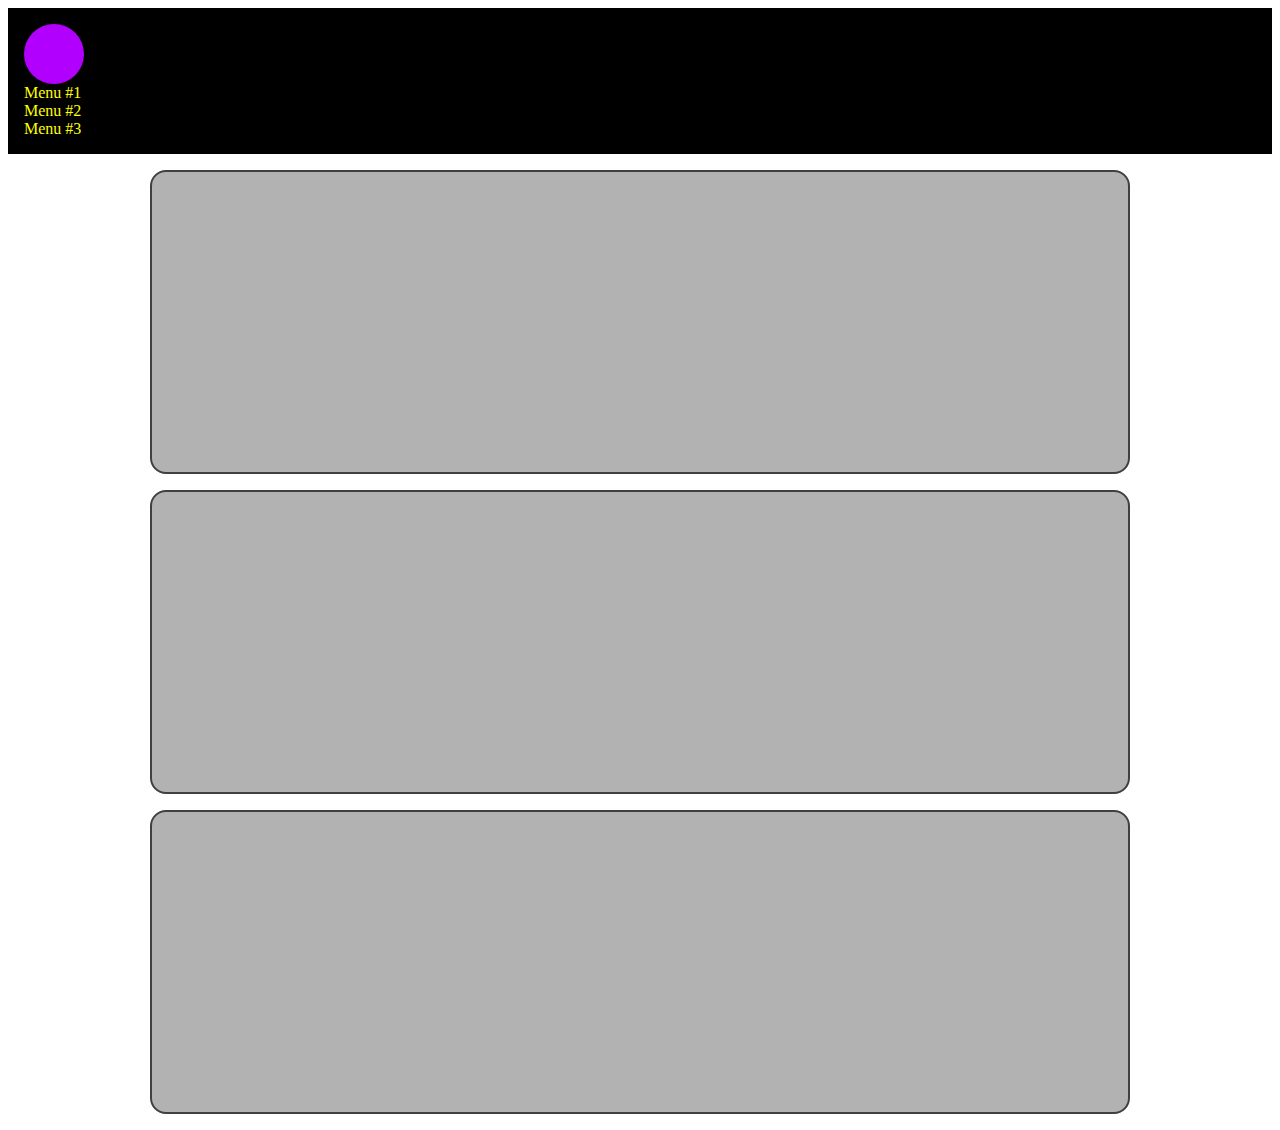
<file: experimentfile.html>
<!DOCTYPE html>
<html lang="en">
  <head>
    <meta charset="UTF-8" />
    <meta name="viewport" content="width=device-width, initial-scale=1.0" />
    <title>Flexbox Demonstration</title>
    <style>
      <!--
        adjust
        these
        styles
        to
        use
        flexbox
        and
        experiment
        with
        various
        property
        values
        --
        > body {
        margin: 0;
        font-family: sans-serif;
        font-size: 18px;
      }
      header {
        background: black;
        padding: 1em;
      }
      #logo {
        width: 60px;
        height: 60px;
        border-radius: 50%;
        background: #b200ff;
      }
      .menu {
        list-style: none;
        padding: 0;
        margin: 0;
        color: yellow;
      }
      main {
        max-width: 80%;
        margin: 1em auto;
      }
      .box {
        border-radius: 1em;
        min-width: 300px;
        min-height: 300px;
        border: 2px solid #404040;
        background: #b2b2b2;
        margin: 1em;
      }
    </style>
  </head>
  <body>
    <header>
      <!-- flex container #1 -->
      <div id="logo"></div>
      <nav id="main-menu">
        <ul class="menu">
          <!-- flex container #2-->
          <li>Menu #1</li>
          <li>Menu #2</li>
          <li>Menu #3</li>
        </ul>
      </nav>
    </header>
    <main>
      <section id="boxes">
        <!-- flex container #3 -->
        <div class="box"></div>
        <div class="box"></div>
        <div class="box"></div>
      </section>
    </main>
  </body>
</html>
<!-- this CodePen also demonstrates flexbox properties and usage: https://codepen.io/chriscoyier/pen/kNZRER -->
</file>
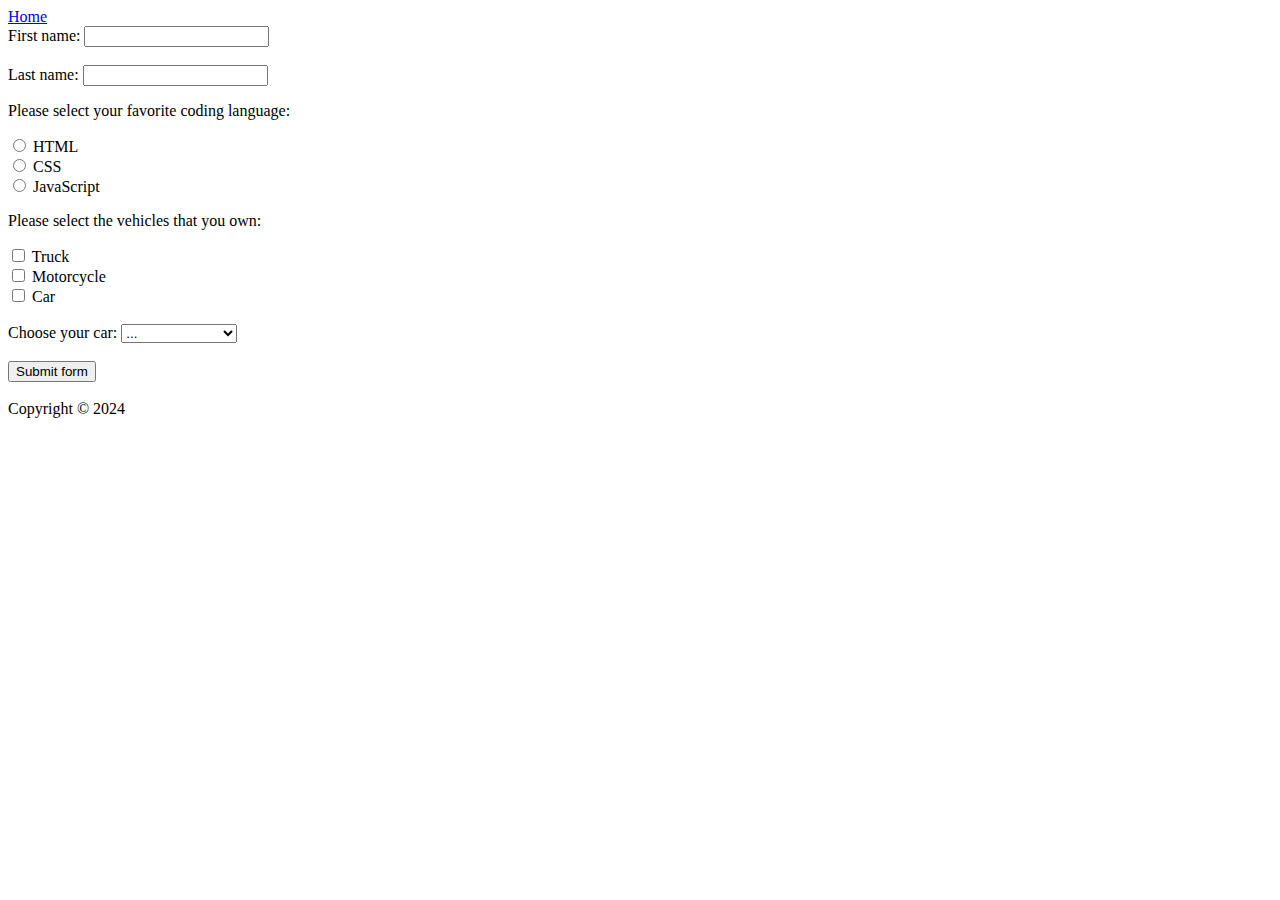
<file: form.html>
<!DOCTYPE html>
<html lang="en">
  <head>
    <meta charset="UTF-8" />
    <meta name="viewport" content="width=device-width, initial-scale=1.0" />
    <title>Document</title>
  </head>
  <body>
    <nav>
      <a href="/Module2/index.html">Home</a>
    </nav>
    <form method="post" action="http://127.0.0.1:5500/form">
      <div>
        <label for="fname">First name:</label>
        <input type="text" id="fname" name="fname" />
      </div>
      <br />
      <div>
        <label for="lname">Last name:</label>
        <input type="text" id="lname" name="lname" />
      </div>
      <div>
        <p>Please select your favorite coding language:</p>
        <input type="radio" id="html" name="fav_language" value="HTML" />
        <label id="html">HTML</label> <br />
        <input type="radio" id="css" name="fav_language" value="CSS" />
        <label id="CSS">CSS</label> <br />
        <input
          type="radio"
          id="javascript"
          name="fav_language"
          value="JavaScript"
        />
        <label id="javascript">JavaScript</label>
      </div>
      <div>
        <p>Please select the vehicles that you own:</p>
        <input type="checkbox" id="vehicle1" name="vehicle1" value="Truck" />
        <label for="vehicle1">Truck</label> <br />
        <input
          type="checkbox"
          id="vehicle2"
          name="vehicle2"
          value="Motorcycle"
        />
        <label for="vehicle2">Motorcycle</label> <br />
        <input type="checkbox" id="vehicle2" name="vehicle3" value="Car" />
        <label for="vehicle3">Car</label>
      </div>
      <br />
      <div>
        <label for="cars">Choose your car:</label>
        <select name="cars" id="cars">
          <option value="default">...</option>
          <option value="toyota">Toyota</option>
          <option value="ford">Ford</option>
          <option value="chevrolet">Chevrolet</option>
          <option value="honda">Honda</option>
          <option value="hyundai">Hyundai</option>
          <option value="kia">Kia</option>
          <option value="jeep">Jeep</option>
          <option value="nissan">Nissan</option>
          <option value="subaru">Subaru</option>
          <option value="ram">Ram</option>
          <option value="gmc">GMC</option>
          <option value="mercedes">Mercedes-Benz</option>
          <option value="bmw">BMW</option>
          <option value="lexus">Lexus</option>
        </select>
      </div>
      <br />
      <button type="submit">Submit form</button>
    </form>
    <br />
    <footer>Copyright &copy; 2024</footer>
  </body>
</html>
</file>
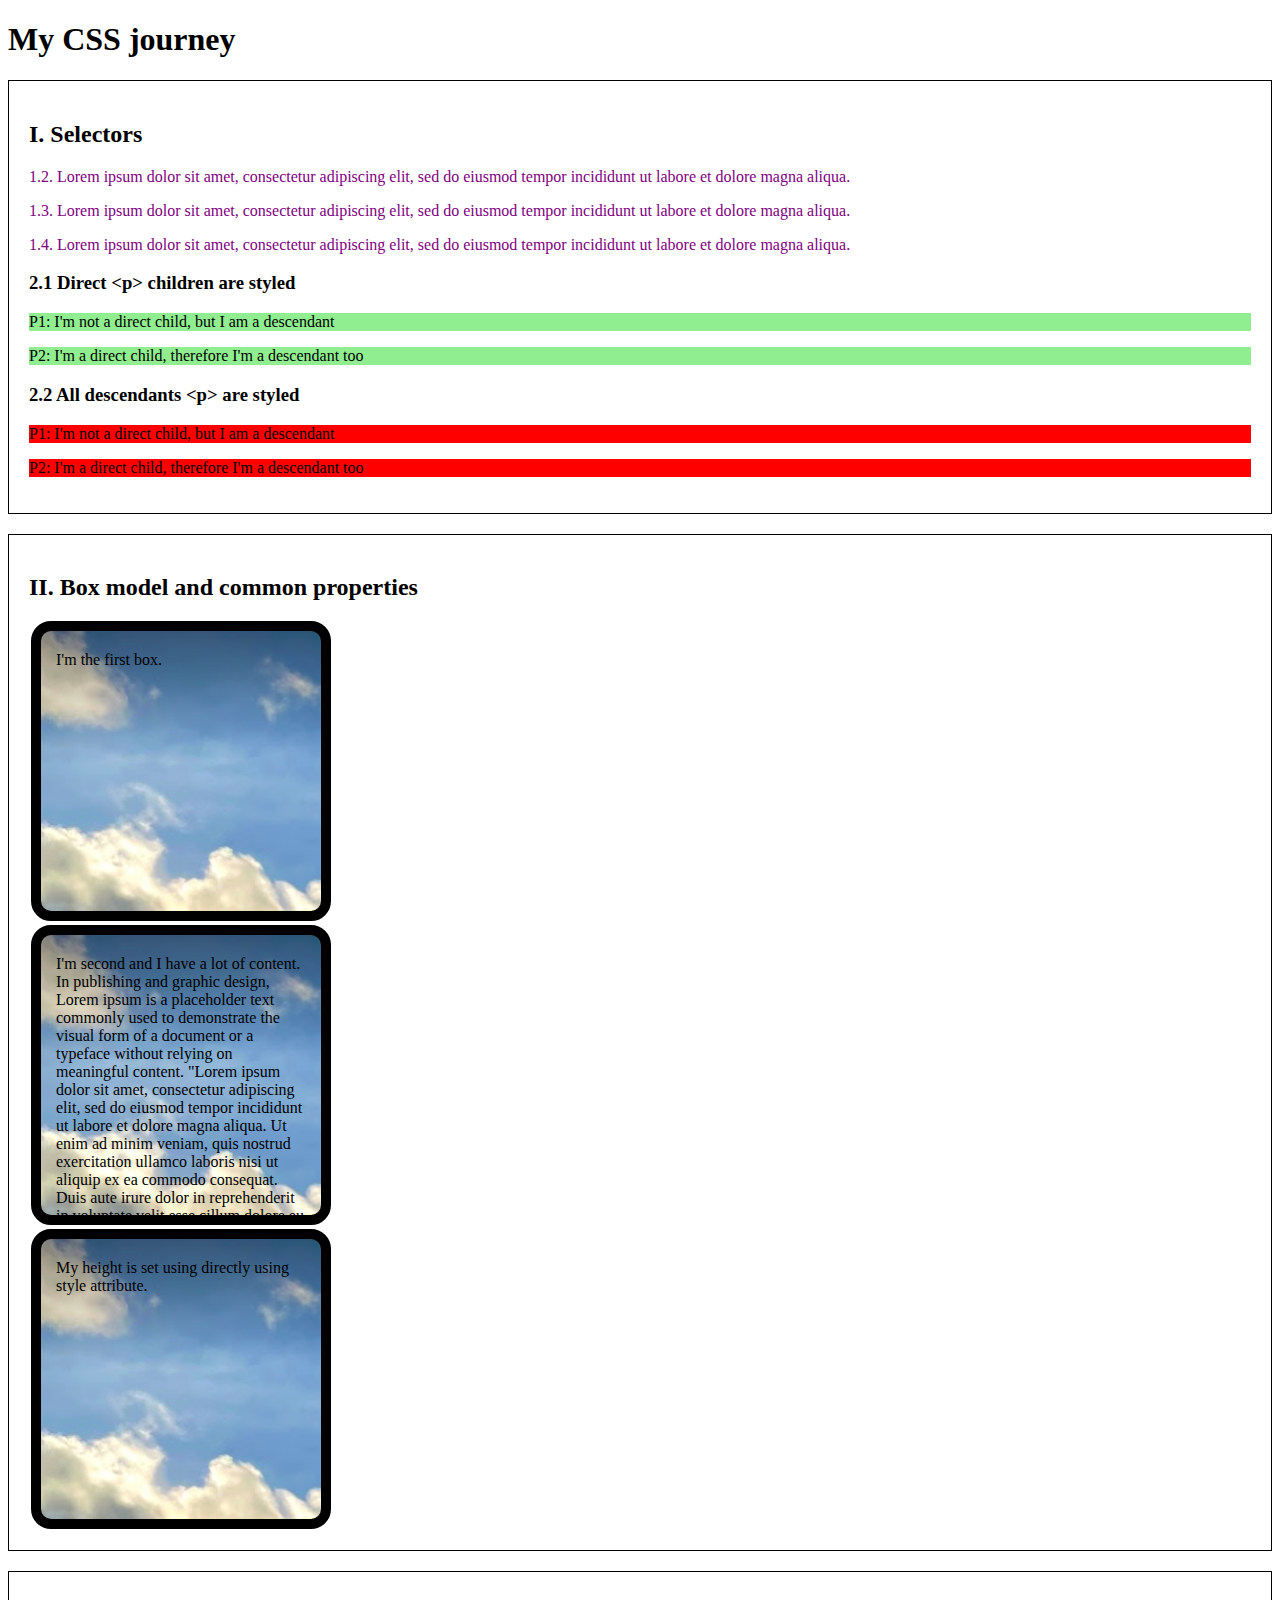
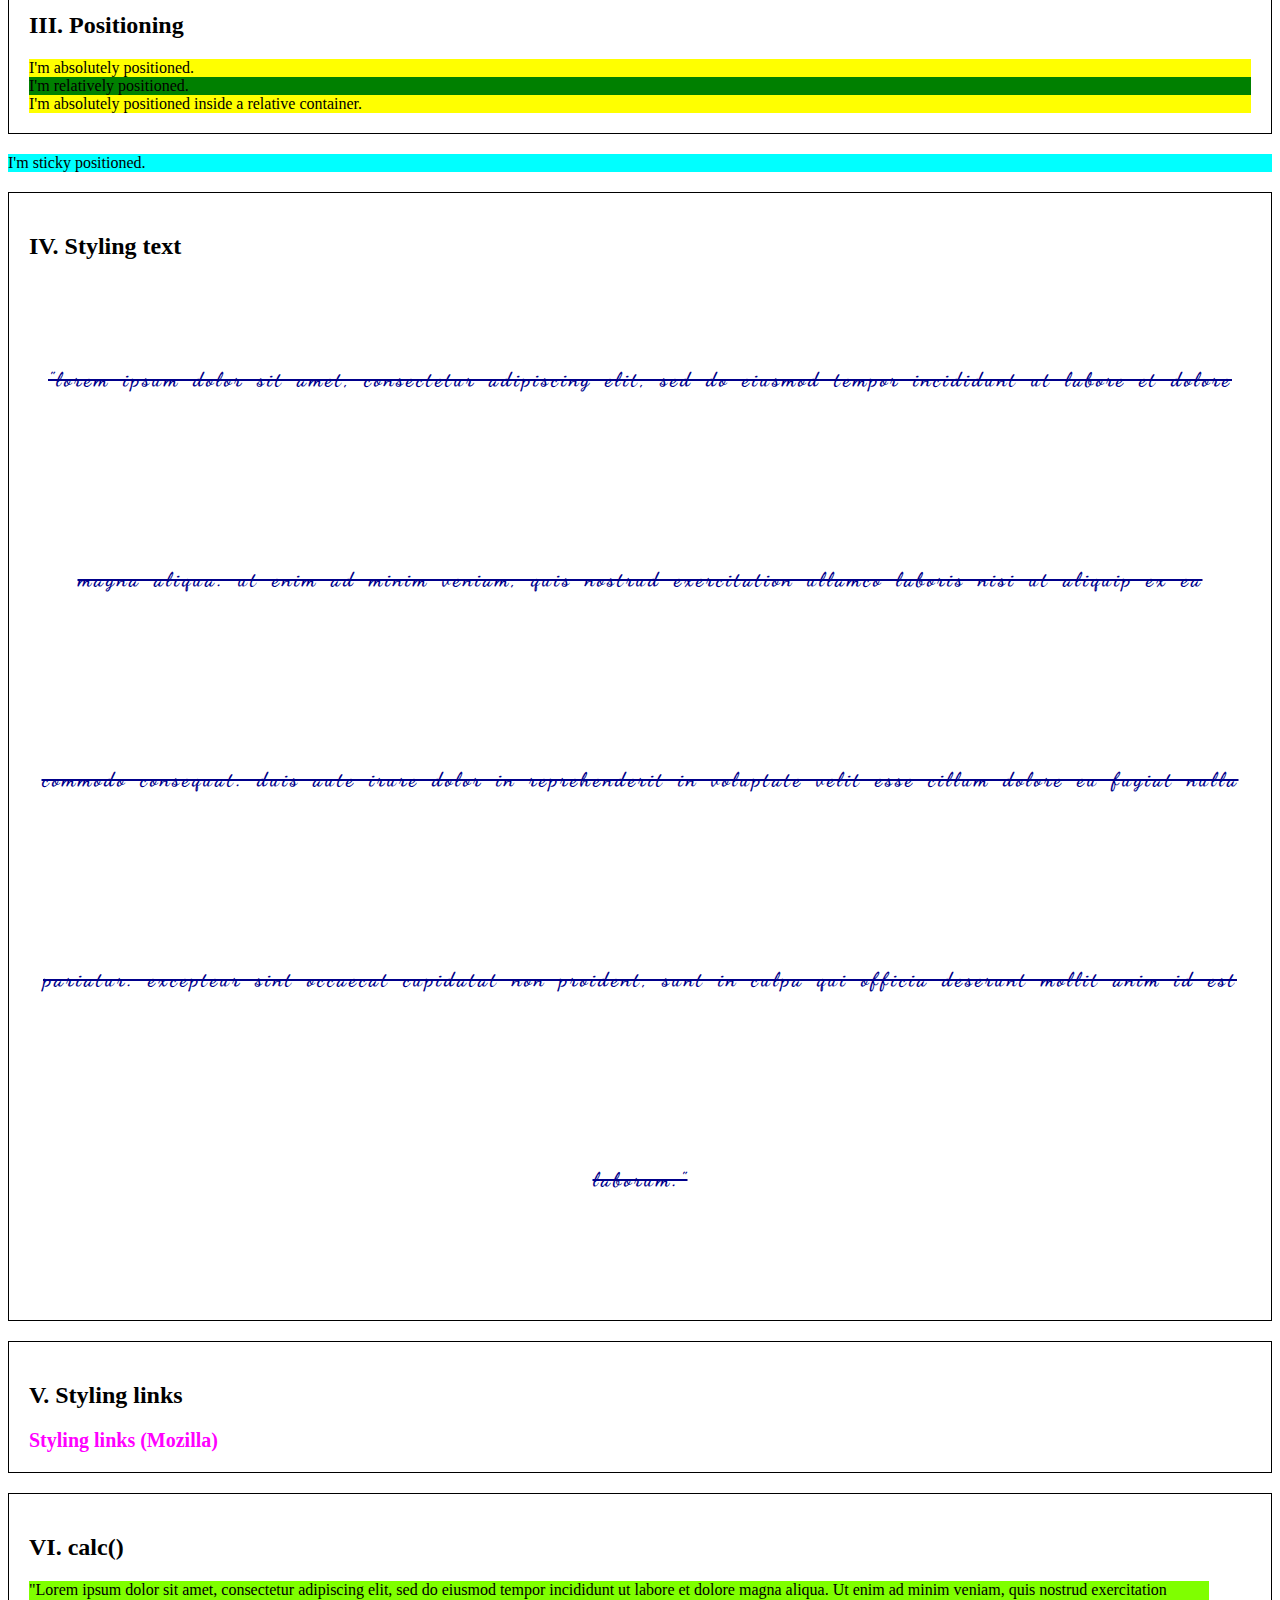
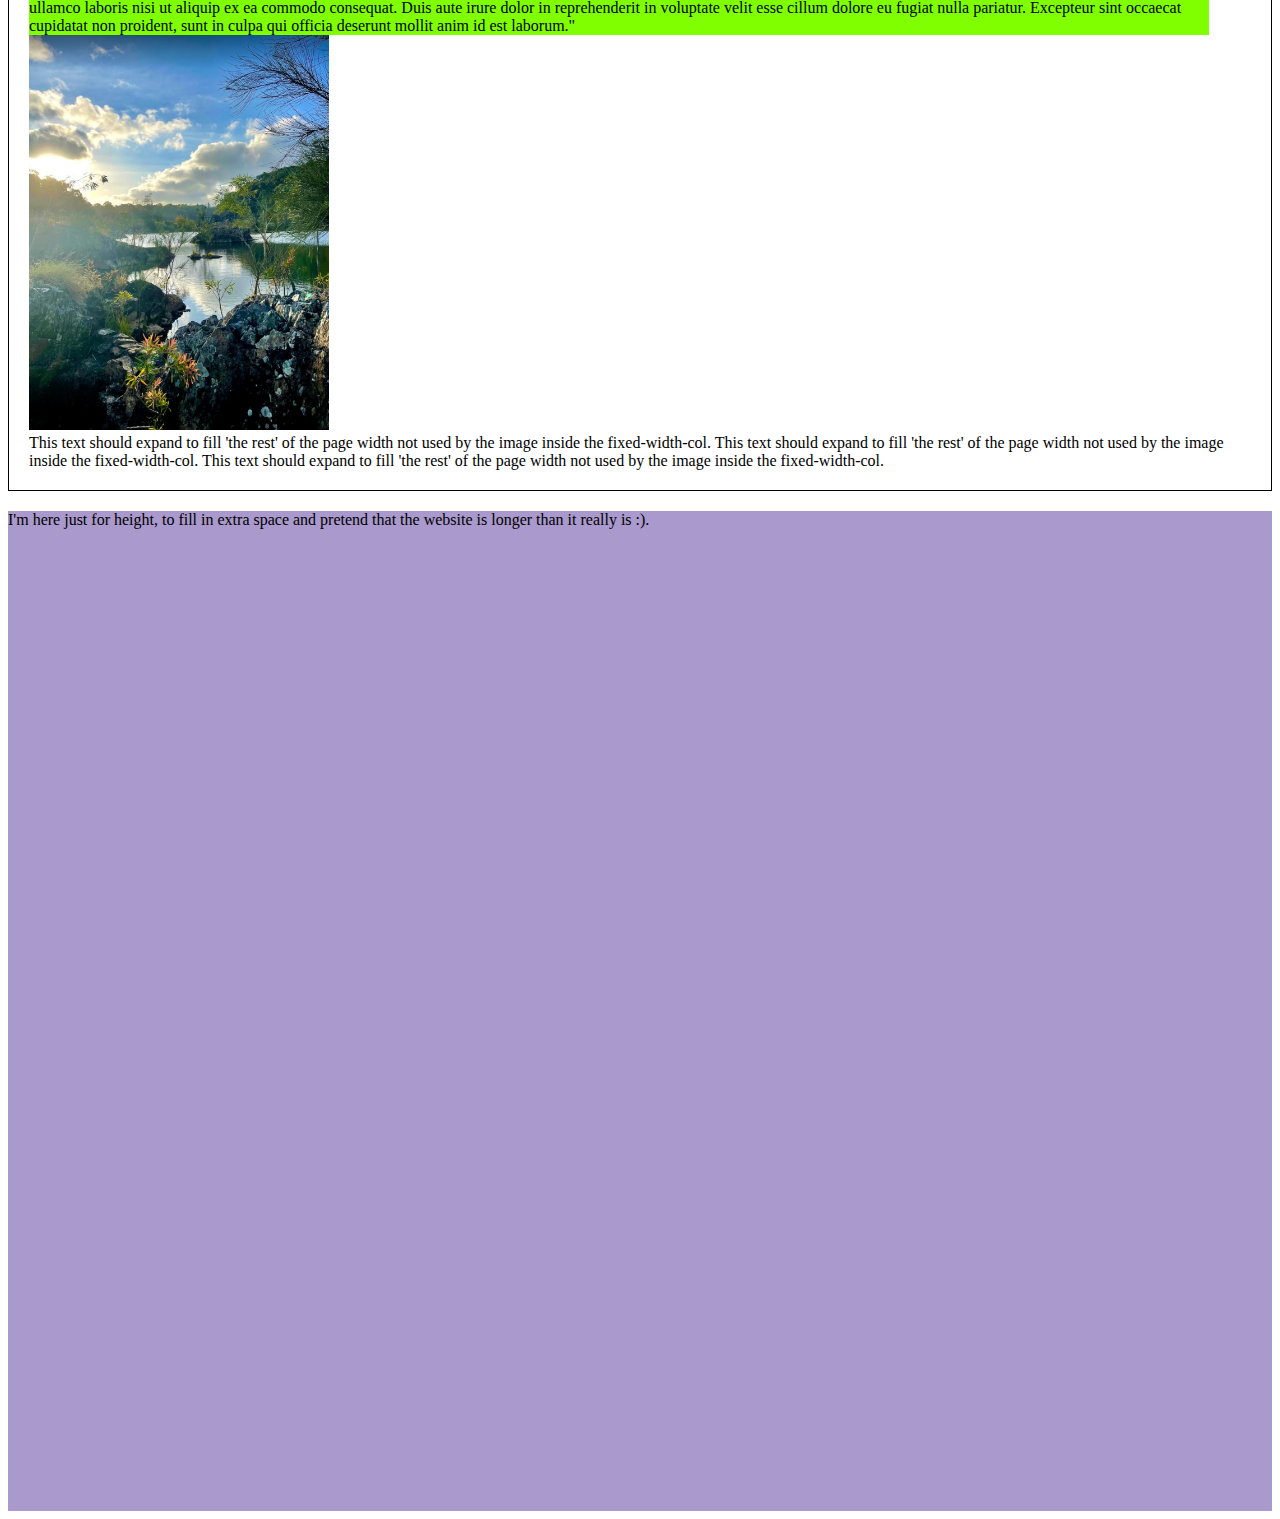
<file: index2.html>
<!DOCTYPE html>
<html>
  <head>
    <link rel="stylesheet" href="index2.css" />
    <title>Module 2 - CSS Lab Exercises</title>

    <!-- 5.3 - Select the <link> option from ‘Use on the web’ and copy the stylesheet code into the <head> section of index.html -->
    <link rel="preconnect" href="https://fonts.googleapis.com" />
    <link rel="preconnect" href="https://fonts.gstatic.com" crossorigin />
    <link
      href="https://fonts.googleapis.com/css2?family=Roboto:wght@400;700&display=swap"
      rel="stylesheet"
    />
    <link rel="preconnect" href="https://fonts.googleapis.com" />
    <link rel="preconnect" href="https://fonts.gstatic.com" crossorigin />
    <link
      href="https://fonts.googleapis.com/css2?family=Dancing+Script:wght@400..700&display=swap"
      rel="stylesheet"
    />
  </head>
  <body>
    <h1>My CSS journey</h1>

    <article>
      <h2>I. Selectors</h2>

      <section>
        <p class="style-me1">
          1.2. Lorem ipsum dolor sit amet, consectetur adipiscing elit, sed do
          eiusmod tempor incididunt ut labore et dolore magna aliqua.
        </p>
        <p id="style-me2">
          1.3. Lorem ipsum dolor sit amet, consectetur adipiscing elit, sed do
          eiusmod tempor incididunt ut labore et dolore magna aliqua.
        </p>
        <p id="style-me2" class="style-me1">
          1.4. Lorem ipsum dolor sit amet, consectetur adipiscing elit, sed do
          eiusmod tempor incididunt ut labore et dolore magna aliqua.
        </p>
      </section>

      <section class="my-children-are-styled">
        <h3>2.1 Direct &lt;p&gt; children are styled</h3>
        <div>
          <p>P1: I'm not a direct child, but I am a descendant</p>
        </div>
        <p>P2: I'm a direct child, therefore I'm a descendant too</p>
      </section>

      <section class="my-descendants-are-styled">
        <h3>2.2 All descendants &lt;p&gt; are styled</h3>
        <div>
          <p>P1: I'm not a direct child, but I am a descendant</p>
        </div>
        <p>P2: I'm a direct child, therefore I'm a descendant too</p>
      </section>
    </article>

    <article>
      <h2>II. Box model and common properties</h2>
      <div class="box">I'm the first box.</div>
      <div class="box">
        I'm second and I have a lot of content. In publishing and graphic
        design, Lorem ipsum is a placeholder text commonly used to demonstrate
        the visual form of a document or a typeface without relying on
        meaningful content. "Lorem ipsum dolor sit amet, consectetur adipiscing
        elit, sed do eiusmod tempor incididunt ut labore et dolore magna aliqua.
        Ut enim ad minim veniam, quis nostrud exercitation ullamco laboris nisi
        ut aliquip ex ea commodo consequat. Duis aute irure dolor in
        reprehenderit in voluptate velit esse cillum dolore eu fugiat nulla
        pariatur. Excepteur sint occaecat cupidatat non proident, sunt in culpa
        qui officia deserunt mollit anim id est laborum."
      </div>
      <div class="box" style="height: 200px">
        My height is set using directly using style attribute.
      </div>
    </article>

    <article>
      <h2>III. Positioning</h2>
      <div class="position-absolute">I'm absolutely positioned.</div>

      <div class="position-relative">
        I'm relatively positioned.
        <div class="position-absolute">
          I'm absolutely positioned inside a relative container.
        </div>
      </div>
    </article>
    <div class="position-sticky">I'm sticky positioned.</div>

    <article>
      <h2>IV. Styling text</h2>
      <p class="text-style">
        "Lorem ipsum dolor sit amet, consectetur adipiscing elit, sed do eiusmod
        tempor incididunt ut labore et dolore magna aliqua. Ut enim ad minim
        veniam, quis nostrud exercitation ullamco laboris nisi ut aliquip ex ea
        commodo consequat. Duis aute irure dolor in reprehenderit in voluptate
        velit esse cillum dolore eu fugiat nulla pariatur. Excepteur sint
        occaecat cupidatat non proident, sunt in culpa qui officia deserunt
        mollit anim id est laborum."
      </p>
    </article>

    <article>
      <h2>V. Styling links</h2>
      <a
        href="https://developer.mozilla.org/en-US/docs/Learn/CSS/Styling_text/Styling_links"
        alt="Styling links with Mozilla"
        >Styling links (Mozilla)</a
      >
    </article>

    <article>
      <h2>VI. calc()</h2>
      <div class="calc-style">
        "Lorem ipsum dolor sit amet, consectetur adipiscing elit, sed do eiusmod
        tempor incididunt ut labore et dolore magna aliqua. Ut enim ad minim
        veniam, quis nostrud exercitation ullamco laboris nisi ut aliquip ex ea
        commodo consequat. Duis aute irure dolor in reprehenderit in voluptate
        velit esse cillum dolore eu fugiat nulla pariatur. Excepteur sint
        occaecat cupidatat non proident, sunt in culpa qui officia deserunt
        mollit anim id est laborum."
      </div>

      <div class="calc-row">
        <div class="fixed-width-col">
          <img src="assets2/images/img1.png" width="300" />
        </div>
        <div class="fluid-col">
          This text should expand to fill 'the rest' of the page width not used
          by the image inside the fixed-width-col. This text should expand to
          fill 'the rest' of the page width not used by the image inside the
          fixed-width-col. This text should expand to fill 'the rest' of the
          page width not used by the image inside the fixed-width-col.
        </div>
      </div>
    </article>

    <div style="height: 1000px; background: #aa99cc">
      I'm here just for height, to fill in extra space and pretend that the
      website is longer than it really is :).
    </div>
  </body>
</html>
</file>
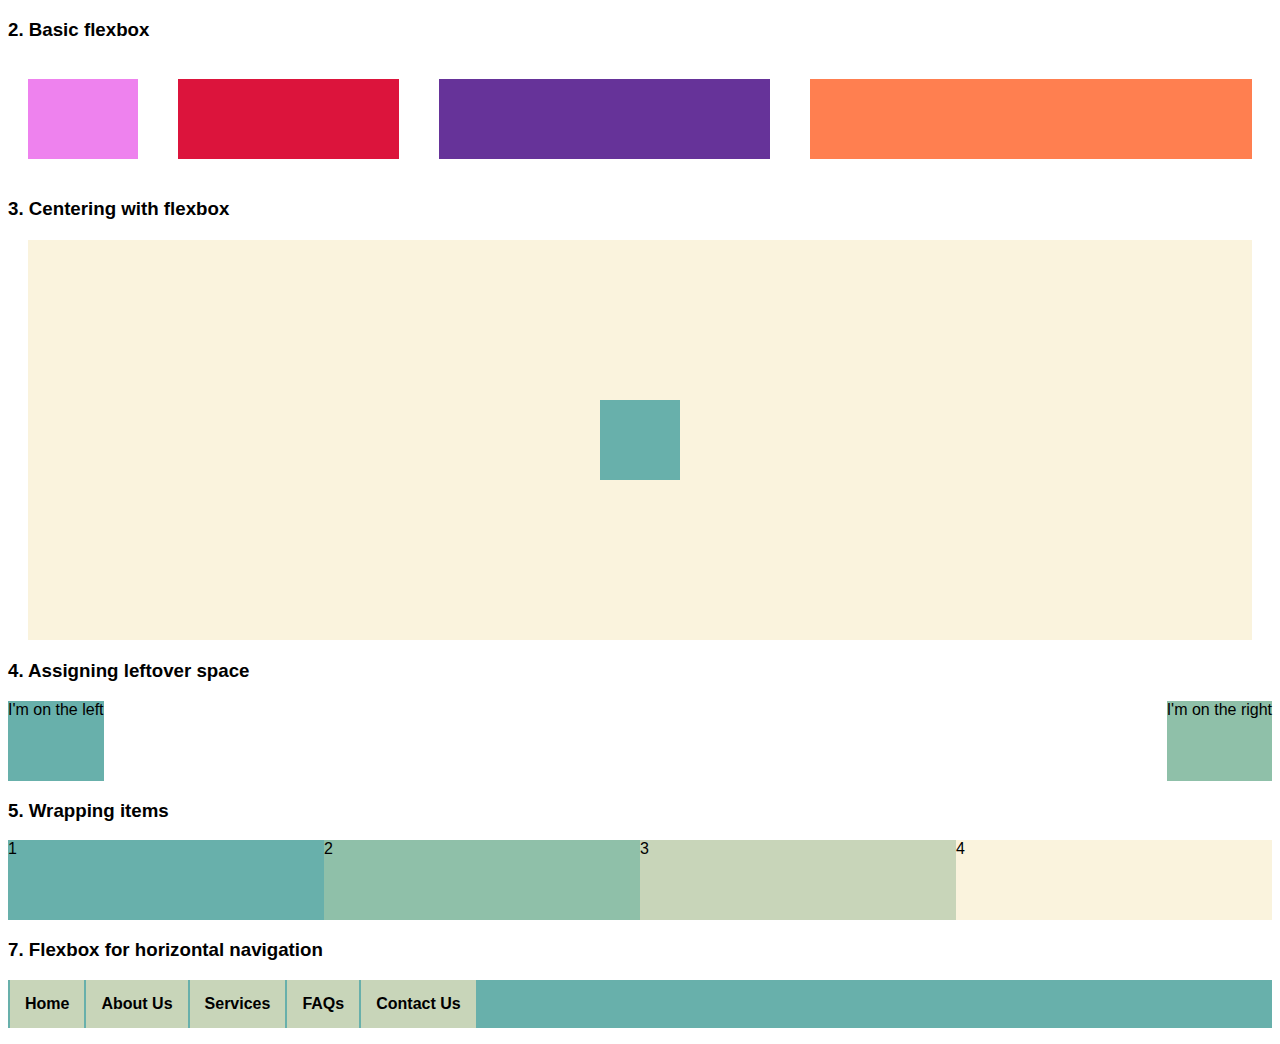
<file: index3.html>
<!DOCTYPE html>
<html>
  <head>
    <title>Module 2 - Flexbox Lab Exercise</title>
    <meta charset="UTF-8" />
    <meta name="description" content="This is a flexbox exercise" />
    <meta name="keywords" content="HTML, CSS" />
    <meta name="author" content="Institute of Data" />
    <meta name="viewport" content="width=device-width, initial-scale=1.0" />
    <link rel="stylesheet" href="index3.css" />
  </head>
  <body>
    <section>
      <h3>2. Basic flexbox</h3>

      <div class="flex-container">
        <div class="flex-item-1 background-1 h-80 m-20"></div>
        <div class="flex-item-2 background-2 h-80 m-20"></div>
        <div class="flex-item-3 background-3 h-80 m-20"></div>
        <div class="flex-item-4 background-4 h-80 m-20"></div>
      </div>
    </section>

    <section>
      <h3>3. Centering with flexbox</h3>

      <div class="m-20 flex-container flex-center h-400 background-4">
        <div class="background-1 h-80 w-80"></div>
      </div>
    </section>

    <section>
      <h3>4. Assigning leftover space</h3>

      <div class="flex-container flex-space-between">
        <div class="h-80 background-1">I'm on the left</div>
        <div class="h-80 background-2">I'm on the right</div>
      </div>
    </section>

    <section>
      <h3>5. Wrapping items</h3>

      <div class="flex-container flex-wrap">
        <div class="flex-basis-item-50 h-80 background-1">1</div>
        <div class="flex-basis-item-50 h-80 background-2">2</div>
        <div class="flex-basis-item-50 h-80 background-3">3</div>
        <div class="flex-basis-item-50 h-80 background-4">4</div>
      </div>
    </section>

    <section>
      <h3>7. Flexbox for horizontal navigation</h3>

      <ul class="flex-container flex-menu background-1">
        <li class="background-3 first-item"><a href="#">Home</a></li>
        <li class="background-3 second-item"><a href="#">About Us</a></li>
        <li class="background-3 third-item"><a href="#">Services</a></li>
        <li class="background-3 fourth-item"><a href="#">FAQs</a></li>
        <li class="background-3 fifth-item"><a href="#">Contact Us</a></li>
      </ul>
    </section>
  </body>
</html>
</file>
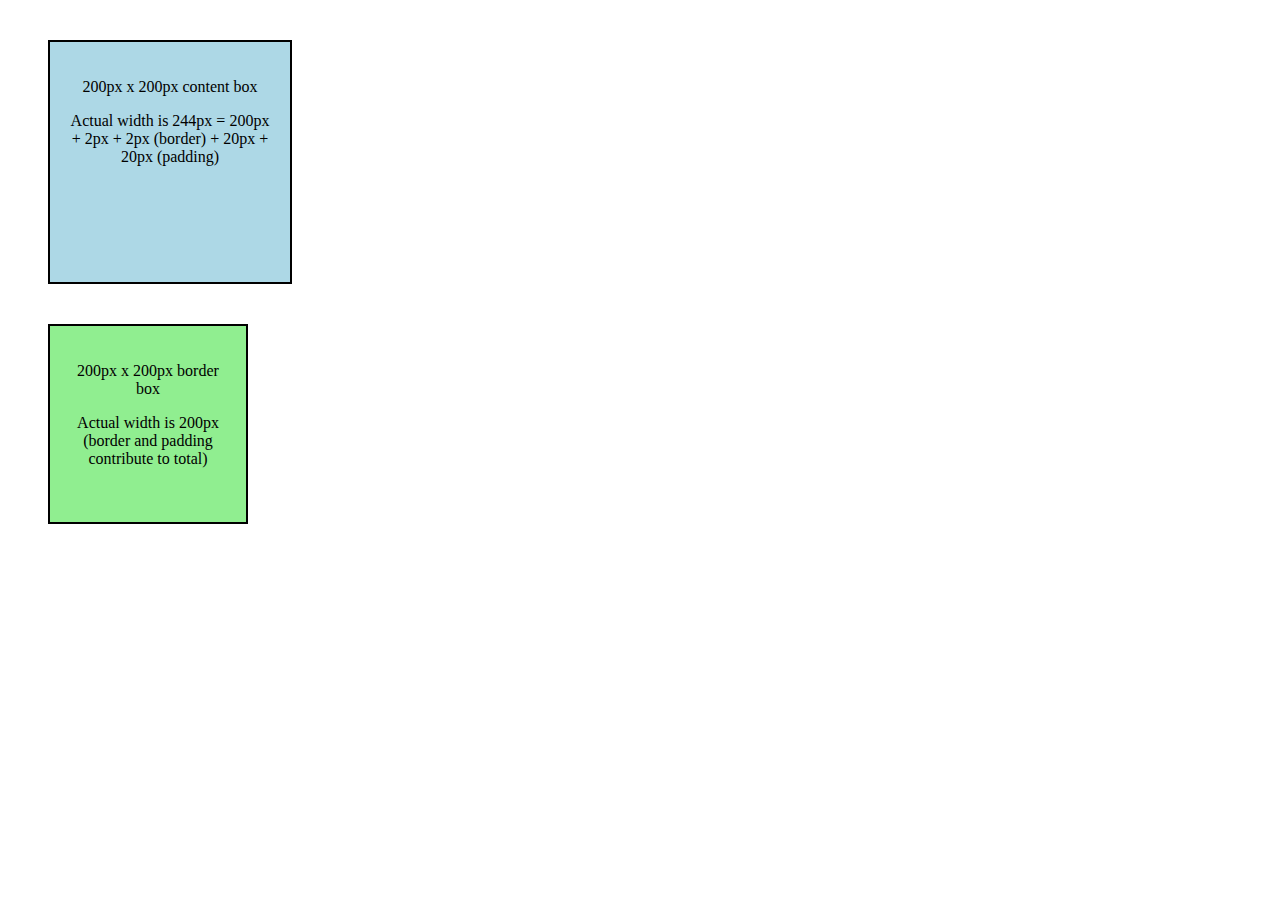
<file: lab2.html>
<!DOCTYPE html>
<html lang="en">
  <head>
    <meta charset="UTF-8" />
    <meta name="viewport" content="width=device-width, initial-scale=1.0" />
    <title>Document</title>
  </head>
  <body>
    <style>
      .box {
        padding: 20px;
        border: 2px solid black;
        margin: 40px;
        width: 200px;
        height: 200px;
        text-align: center;
      }
      .content-box {
        box-sizing: content-box;
        background: lightblue;
      }
      .border-box {
        box-sizing: border-box;
        background: lightgreen;
      }
    </style>
    <section class="content-box box">
      <p>200px x 200px content box</p>
      <p>
        Actual width is 244px = 200px + 2px + 2px (border) + 20px + 20px
        (padding)
      </p>
    </section>
    <section class="border-box box">
      <p>200px x 200px border box</p>
      <p>Actual width is 200px (border and padding contribute to total)</p>
    </section>
  </body>
</html>
</file>
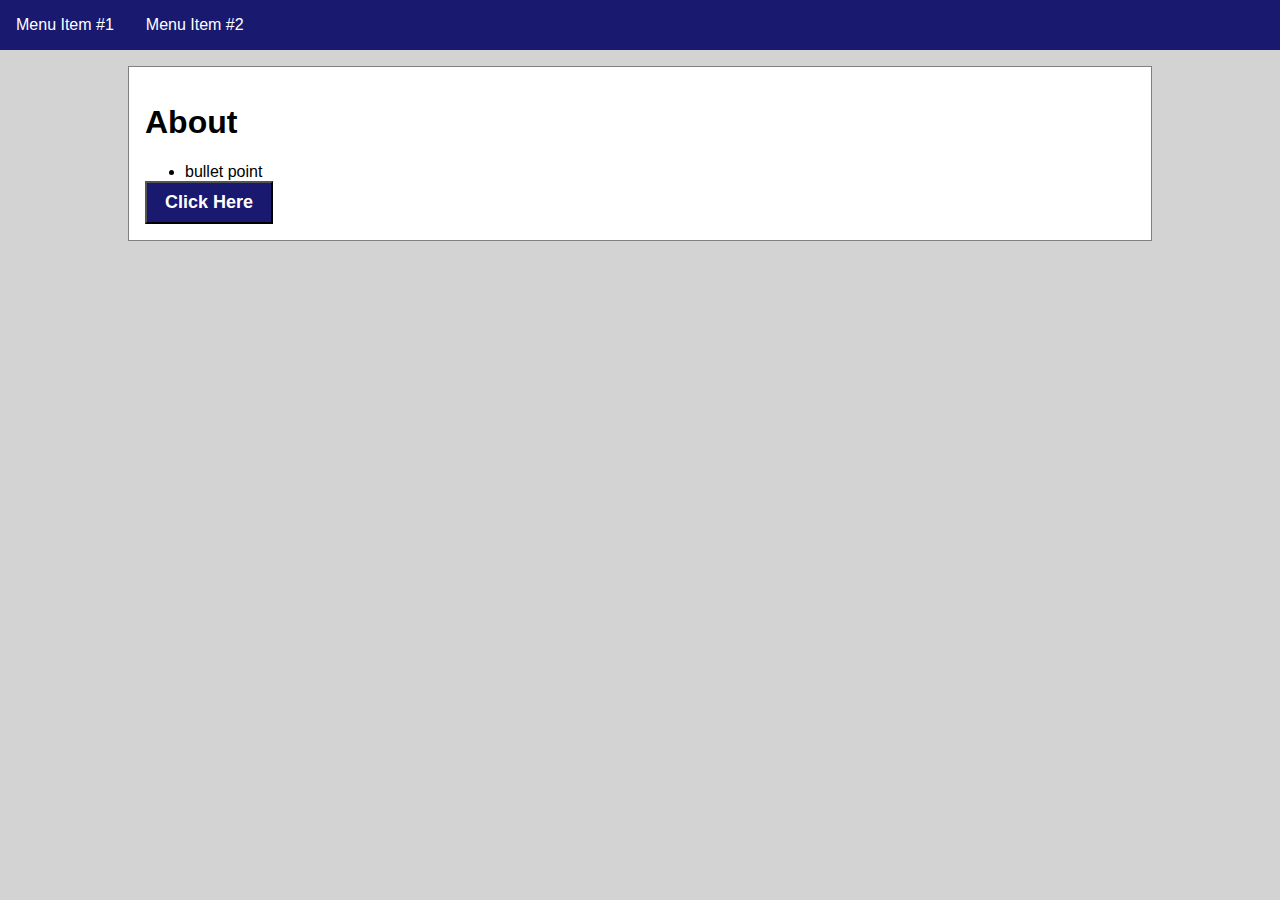
<file: mod2css.html>
<html>
  <head>
    <header>
      <nav>
        <ul class="menu" id="header-nav">
          <li>Menu Item #1</li>
          <li>Menu Item #2</li>
        </ul>
      </nav>
      <link rel="stylesheet" href="mod2css.css" />
    </header>
  </head>
  <body>
    <main class="content">
      <section id="about">
        <h1>About</h1>
        <ul>
          <li>bullet point</li>
        </ul>
        <button>Click Here</button>
      </section>
    </main>
  </body>
</html>
</file>
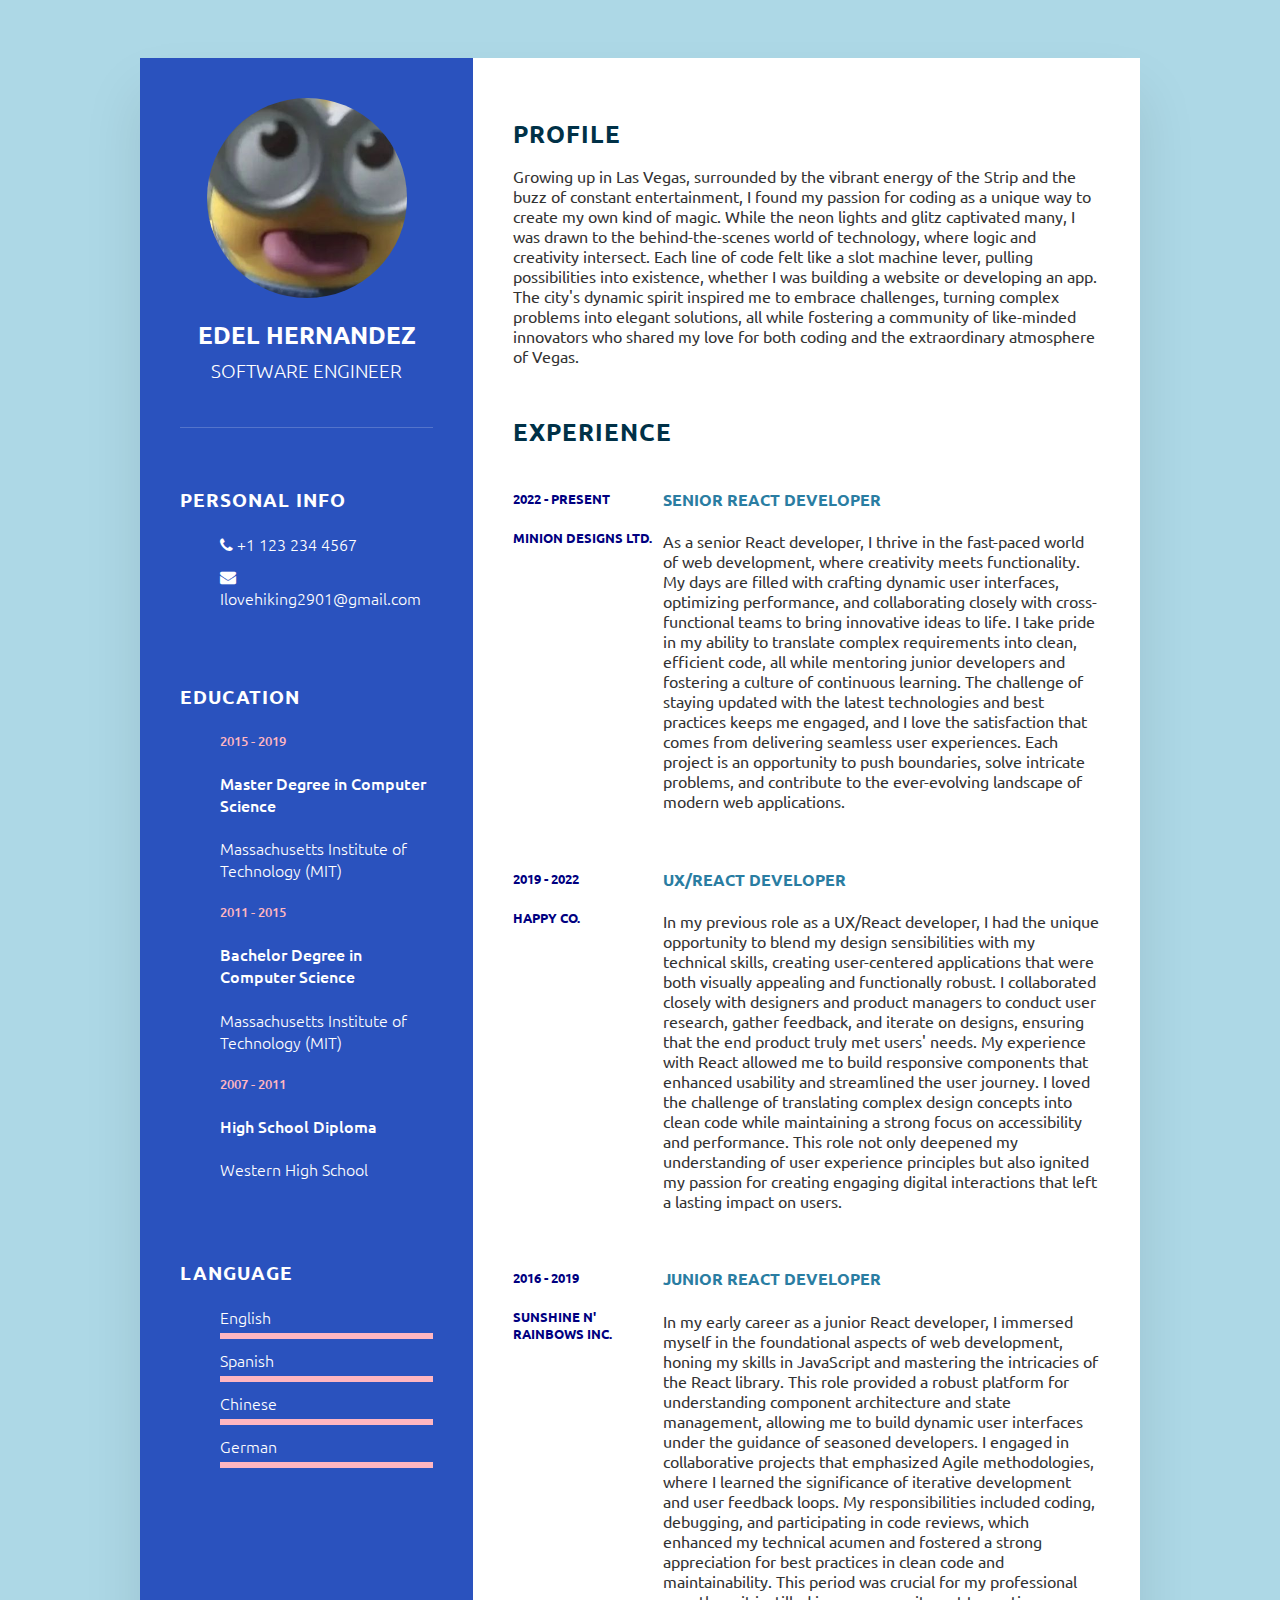
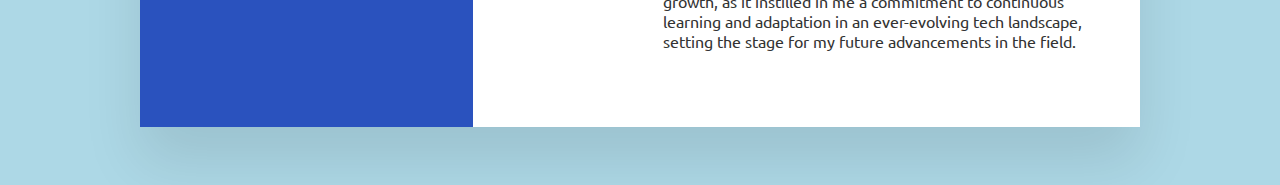
<file: resume.html>
<!DOCTYPE html>
<html lang="en">
  <head>
    <meta charset="UTF-8" />
    <meta name="viewport" content="width=device-width, initial-scale=1.0" />
    <title>Resume</title>
    <link rel="stylesheet" href="resume.css" />
    <link rel="preconnect" href="https://fonts.googleapis.com" />
    <link rel="preconnect" href="https://fonts.gstatic.com" crossorigin />
    <link
      href="https://fonts.googleapis.com/css2?family=Dancing+Script:wght@400..700&family=Ubuntu:ital,wght@0,300;0,400;0,500;0,700;1,300;1,400;1,500;1,700&display=swap"
      rel="stylesheet"
    />
    <link
      rel="stylesheet"
      href="https://cdnjs.cloudflare.com/ajax/libs/font-awesome/4.7.0/css/font-awesome.css"
      integrity="sha512-5A8nwdMOWrSz20fDsjczgUidUBR8liPYU+WymTZP1lmY9G6Oc7HlZv156XqnsgNUzTyMefFTcsFH/tnJE/+xBg=="
      crossorigin="anonymous"
      referrerpolicy="no-referrer"
    />
  </head>
  <body>
    <div class="container">
      <div class="lSide">
        <div class="pfText">
          <div class="img">
            <img src="img/minion pfp awesom.jpg" />
          </div>
          <h2>Edel Hernandez<br /><span>Software Engineer</span></h2>
        </div>
        <div class="contInfo">
          <h3 class="title">Personal Info</h3>
          <ul>
            <li>
              <span class="icon"
                ><i class="fa fa-phone" aria-hidden="true"></i
              ></span>
              <span class="txt">+1 123 234 4567</span>
            </li>
            <li>
              <span class="icon"
                ><i class="fa fa-envelope" aria-hidden="true"></i
              ></span>
              <span class="txt">Ilovehiking2901@gmail.com</span>
            </li>
          </ul>
        </div>

        <div class="contInfo education">
          <h3 class="title">Education</h3>
          <ul>
            <li>
              <h5>2015 - 2019</h5>
              <h4>Master Degree in Computer Science</h4>
              <h4>Massachusetts Institute of Technology (MIT)</h4>
            </li>
            <li>
              <h5>2011 - 2015</h5>
              <h4>Bachelor Degree in Computer Science</h4>
              <h4>Massachusetts Institute of Technology (MIT)</h4>
            </li>
            <li>
              <h5>2007 - 2011</h5>
              <h4>High School Diploma</h4>
              <h4>Western High School</h4>
            </li>
          </ul>
        </div>

        <div class="contInfo language">
          <h3 class="title">Language</h3>
          <ul>
            <li>
              <span class="text">English</span>
              <span class="percent">
                <div style="width: 90%"></div>
              </span>
            </li>
            <li>
              <span class="text">Spanish</span>
              <span class="percent"> <div style="width: 90%"></div></span>
            </li>
            <li>
              <span class="text">Chinese</span>
              <span class="percent"> <div style="width: 90%"></div></span>
            </li>
            <li>
              <span class="text">German</span>
              <span class="percent"> <div style="width: 90%"></div></span>
            </li>
          </ul>
        </div>
      </div>

      <div class="rSide">
        <div class="about">
          <h2 class="title2">Profile</h2>
          <p>
            Growing up in Las Vegas, surrounded by the vibrant energy of the
            Strip and the buzz of constant entertainment, I found my passion for
            coding as a unique way to create my own kind of magic. While the
            neon lights and glitz captivated many, I was drawn to the
            behind-the-scenes world of technology, where logic and creativity
            intersect. Each line of code felt like a slot machine lever, pulling
            possibilities into existence, whether I was building a website or
            developing an app. The city's dynamic spirit inspired me to embrace
            challenges, turning complex problems into elegant solutions, all
            while fostering a community of like-minded innovators who shared my
            love for both coding and the extraordinary atmosphere of Vegas.
          </p>
        </div>
        <div class="about">
          <h2 class="title2">Experience</h2>
          <div class="box">
            <div class="year_company">
              <h5>2022 - Present</h5>
              <h5>Minion Designs Ltd.</h5>
            </div>
            <div class="text">
              <h4>Senior React Developer</h4>
              <p>
                As a senior React developer, I thrive in the fast-paced world of
                web development, where creativity meets functionality. My days
                are filled with crafting dynamic user interfaces, optimizing
                performance, and collaborating closely with cross-functional
                teams to bring innovative ideas to life. I take pride in my
                ability to translate complex requirements into clean, efficient
                code, all while mentoring junior developers and fostering a
                culture of continuous learning. The challenge of staying updated
                with the latest technologies and best practices keeps me
                engaged, and I love the satisfaction that comes from delivering
                seamless user experiences. Each project is an opportunity to
                push boundaries, solve intricate problems, and contribute to the
                ever-evolving landscape of modern web applications.
              </p>
            </div>
          </div>
          <div class="box">
            <div class="year_company">
              <h5>2019 - 2022</h5>
              <h5>Happy co.</h5>
            </div>
            <div class="text">
              <h4>UX/React Developer</h4>
              <p>
                In my previous role as a UX/React developer, I had the unique
                opportunity to blend my design sensibilities with my technical
                skills, creating user-centered applications that were both
                visually appealing and functionally robust. I collaborated
                closely with designers and product managers to conduct user
                research, gather feedback, and iterate on designs, ensuring that
                the end product truly met users' needs. My experience with React
                allowed me to build responsive components that enhanced
                usability and streamlined the user journey. I loved the
                challenge of translating complex design concepts into clean code
                while maintaining a strong focus on accessibility and
                performance. This role not only deepened my understanding of
                user experience principles but also ignited my passion for
                creating engaging digital interactions that left a lasting
                impact on users.
              </p>
            </div>
          </div>
          <div class="box">
            <div class="year_company">
              <h5>2016 - 2019</h5>
              <h5>Sunshine n' Rainbows inc.</h5>
            </div>
            <div class="text">
              <h4>Junior React Developer</h4>
              <p>
                In my early career as a junior React developer, I immersed
                myself in the foundational aspects of web development, honing my
                skills in JavaScript and mastering the intricacies of the React
                library. This role provided a robust platform for understanding
                component architecture and state management, allowing me to
                build dynamic user interfaces under the guidance of seasoned
                developers. I engaged in collaborative projects that emphasized
                Agile methodologies, where I learned the significance of
                iterative development and user feedback loops. My
                responsibilities included coding, debugging, and participating
                in code reviews, which enhanced my technical acumen and fostered
                a strong appreciation for best practices in clean code and
                maintainability. This period was crucial for my professional
                growth, as it instilled in me a commitment to continuous
                learning and adaptation in an ever-evolving tech landscape,
                setting the stage for my future advancements in the field.
              </p>
            </div>
          </div>
        </div>
      </div>
    </div>
    <html></html>
  </body>
</html>
</file>
<file: index2.css>
article {
  margin: 20px 0;
  padding: 20px;
  border: 1px solid black;
}
.style-me1 {
  color: red;
}
#style-me2 {
  color: blue;
}
#style-me2,
.style-me1 {
  color: purple;
}
.my-descendants-are-styled p {
  background-color: red;
}
.my-children-are-styled p {
  background-color: lightgreen;
}
.box {
  background-color: orange;
  margin: 4px 2px 1px;
  padding: 20px 15px 10px;
  width: 250px;
  height: 250px !important;
  border: solid 10px;
  box-sizing: content-box;
  overflow: clip;
  outline: 10px;
  border-radius: 20px;
  background-image: url(assets2/images/img1.png);
}
.position-absolute {
  top: 0;
  background-color: yellow;
  left: 10px;
  right: 10px;
}
.position-relative {
  position: relative;
  background-color: green;
}
.position-sticky {
  position: sticky;
  background-color: aqua;
  top: 10px;
}
.text-style {
  color: darkblue;
  font-size: 20px;
  line-height: 10;
  font-weight: 900;
  font-family: "Dancing Script", cursive;
  text-align: center;
  letter-spacing: 3px;
  word-spacing: 5px;
  text-transform: lowercase;
  text-decoration: line-through;
}
a,
a:link {
  color: fuchsia;
  font-size: 20px;
  font-weight: 600;
  text-decoration: none;
}
a:hover,
a:active,
a:focus {
  color: darkmagenta;
  text-decoration: underline;
}
a:visited {
  color: darkblue;
  font-style: italic;
}
.calc-style {
  width: calc(100vw - 100px);
  background-color: chartreuse;
}
.fixed-width-col {
  width: 350px;
  display: inline-block;
}
.fluid-col {
  display: inline-block;
  widows: calc(100% - 350px);
}
</file>
<file: index3.css>
body {
  font-family: sans-serif;
  font-size: 16px;
}

a {
  text-decoration: none;
  color: black;
}

.background-1 {
  background: #68b0ab;
}

.background-2 {
  background: #8fc0a9;
}

.background-3 {
  background: #c8d5b9;
}

.background-4 {
  background: #faf3dd;
}

.m-20 {
  margin: 20px;
}

.h-80 {
  height: 80px;
}

.h-400 {
  height: 400px;
}

.w-80 {
  width: 80px;
}

.flex-container {
  display: flex;
  flex-direction: row;
}

.flex-item-1 {
  background-color: violet;
  flex: 1;
}

.flex-item-2 {
  background-color: crimson;
  flex: 2;
}

.flex-item-3 {
  background-color: rebeccapurple;
  flex: 3;
}

.flex-item-4 {
  background-color: coral;
  flex: 4;
}

.flex-center {
  justify-content: center;
  align-items: center;
}

.flex-space-between {
  justify-content: space-between;
}

.flex-basis-item-50,
.flex-wrap {
  flex-wrap: wrap-reverse;
  flex-basis: 25%;
}

.flex-menu {
  display: flex;
  gap: 2px;
  list-style-type: none;
  padding: 0px 2px;
  cursor: pointer;
  justify-content: flex-start;
}

.flex-menu a {
  font-weight: bold;
  text-decoration: none;
  padding: 15px;
  display: block;
  text-align: center;
}

.flex-menu a:hover {
  background-color: #a9c28c;
}

.flex-menu a:active {
  background-color: #8ea375;
}
</file>
<file: mod2css.css>
body {
  background: lightgray;
  font-family: sans-serif;
}
body,
ul,
li {
  margin: 0;
}
header {
  background: midnightblue;
  color: white;
}
nav ul.menu {
  list-style: none;
  padding: 0;
  display: flex;
}
nav ul.menu li {
  padding: 1em;
}
main {
  max-width: 80%;
  margin: 1em auto;
  background: white;
}
section#about {
  border: 1px solid grey;
  padding: 1em;
}
button {
  background: midnightblue;
  color: white;
  font-weight: bold;
  padding: 0.5em 1em;
}
#about button {
  font-size: 18px;
}
</file>
<file: resume.css>
html {
  margin: 0;
  padding: 0;
  box-sizing: border-box;
  font-family: Ubuntu, sans-serif;
}

body {
  background-color: lightblue;
  display: flex;
  justify-content: center;
  align-items: center;
  min-height: 100vh;
}

.container {
  position: relative;
  width: 100%;
  max-width: 1000px;
  min-height: 1000px;
  background: white;
  margin: 50px;
  display: grid;
  grid-template-columns: 1fr 2fr;
  box-shadow: 0 35px 55px rgba(0, 0, 0, 0.1);
}

.container .lSide {
  position: relative;
  background: #2a52be;
  padding: 40px;
}

.pfText {
  position: relative;
  display: flex;
  flex-direction: column;
  align-items: center;
  padding-bottom: 20px;
  border-bottom: 1px solid rgba(255, 255, 255, 0.2);
}

.pfText .img {
  position: relative;
  width: 200px;
  height: 200px;
  border-radius: 50%;
  overflow: hidden;
}

.pfText .img img {
  position: absolute;
  top: 0;
  left: 0;
  width: 100%;
  height: 100%;
  object-fit: cover;
}

.pfText h2 {
  color: white;
  font-size: 1.5em;
  margin-top: 20px;
  text-transform: uppercase;
  text-align: center;
  font-weight: 600;
  line-height: 1.4em;
}

.pfText h2 span {
  font-size: 0.8em;
  font-weight: 300;
}

.contInfo {
  padding-top: 40px;
}

.title {
  color: white;
  text-transform: uppercase;
  font-weight: 600;
  letter-spacing: 1px;
  margin-bottom: 20px;
}

.contInfo ul {
  position: relative;
}

.contInfo ul li {
  position: relative;
  list-style: none;
  margin: 10px 0;
  cursor: pointer;
}

.contInfo ul li span {
  color: white;
  font-weight: 300;
}

.contInfo.education li {
  margin-bottom: 15px;
}

.contInfo.education h5 {
  color: lightpink;
  font-weight: 500;
}

.contInfo.education h4:nth-child(2) {
  color: white;
  font-weight: 500;
}

.contInfo.education h4 {
  color: white;
  font-weight: 300;
}

.contInfo.language .percent {
  position: relative;
  width: 100%;
  height: 6px;
  background: lightpink;
  display: block;
  margin-top: 5px;
}

.contInfo.language .percent div {
  position: absolute;
  top: 0px;
  left: 0px;
  width: 100%;
  background: navy;
}

.container .rSide {
  position: relative;
  background: white;
  padding: 40px;
}

.about {
  margin-bottom: 50px;
}

.about:last-child {
  margin-bottom: 0;
}

.title2 {
  color: #003147;
  text-transform: uppercase;
  letter-spacing: 1px;
  margin-bottom: 10px;
}

p {
  color: #333;
}

.about .box {
  display: flex;
  flex-direction: row;
  margin: 20px 0;
}

.about .box .year_company {
  min-width: 150px;
}

.about .box .year_company h5 {
  text-transform: uppercase;
  color: navy;
  font-weight: 600;
}

.about .box .text h4 {
  text-transform: uppercase;
  color: #2a7da2;
  font-size: 16px;
}

@media (max-width: 1000px) {
  .container {
    margin: 10px;
    grid-template-columns: repeat(1, 1fr);
  }
  .interest ul {
    grid-template-columns: repeat(2, 1fr);
  }
}

@media (max-width: 600px) {
  .about .box {
    flex-direction: column;
  }
  .about .box .year_company {
    min-width: 150px;
    margin-bottom: 5px;
  }
  .interest ul {
    grid-template-columns: repeat(1, 1fr);
  }
  .skills .box {
    grid-template-columns: repeat(1, 1fr);
  }
}
</file>
